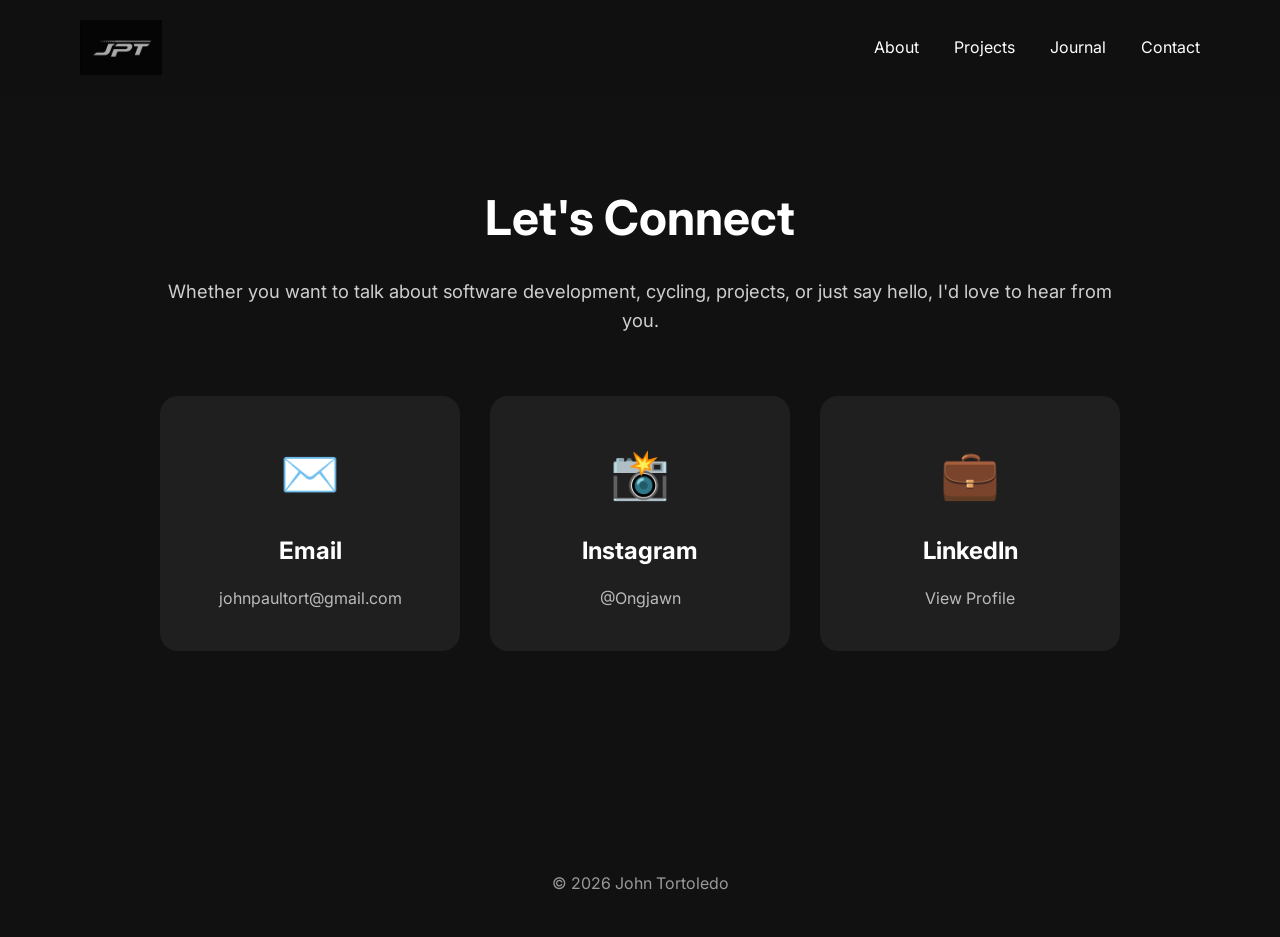
<file: public/contact.html>
<!DOCTYPE html>
<html lang="en">

<head>
    <meta charset="UTF-8">
    <meta name="viewport" content="width=device-width, initial-scale=1.0">

    <title>Contact | John Tortoledo</title>

    <link rel="stylesheet" href="css/main.css">
    <link rel="stylesheet" href="css/contact.css">
    <link rel="stylesheet" href="css/responsive.css">
</head>

<body>

<header>

    <nav class="navbar">

        <h1 class="logo">
            <a href="index.html">
                <img src="images/profile/logo.png">
            </a>
        </h1>

        <ul class="nav-links">
            <li><a href="about.html">About</a></li>
            <li><a href="projects.html">Projects</a></li>
            <li><a href="journal.html">Journal</a></li>
            <li><a href="contact.html">Contact</a></li>
        </ul>

    </nav>

</header>


<main>

<section class="contact-section">

    <h1>Let's Connect</h1>

    <p class="contact-intro">
        Whether you want to talk about software development,
        cycling, projects, or just say hello,
        I'd love to hear from you.
    </p>

    <div class="contact-cards">

        <a href="mailto:johnpaultort@gmail.com" class="contact-card">

            <div class="icon">✉️</div>

            <h2>Email</h2>

            <p>johnpaultort@gmail.com</p>

        </a>


        <a href="https://instagram.com/Ongjawn"
           target="_blank"
           class="contact-card">

            <div class="icon">📸</div>

            <h2>Instagram</h2>

            <p>@Ongjawn</p>

        </a>


        <a href="https://www.linkedin.com/in/john-paul-tortoledo-b8012332b/"
           target="_blank"
           class="contact-card">

            <div class="icon">💼</div>

            <h2>LinkedIn</h2>

            <p>View Profile</p>

        </a>

    </div>

</section>

</main>

<footer>

    <p>© 2026 John Tortoledo</p>

</footer>

</body>

</html>
</file>
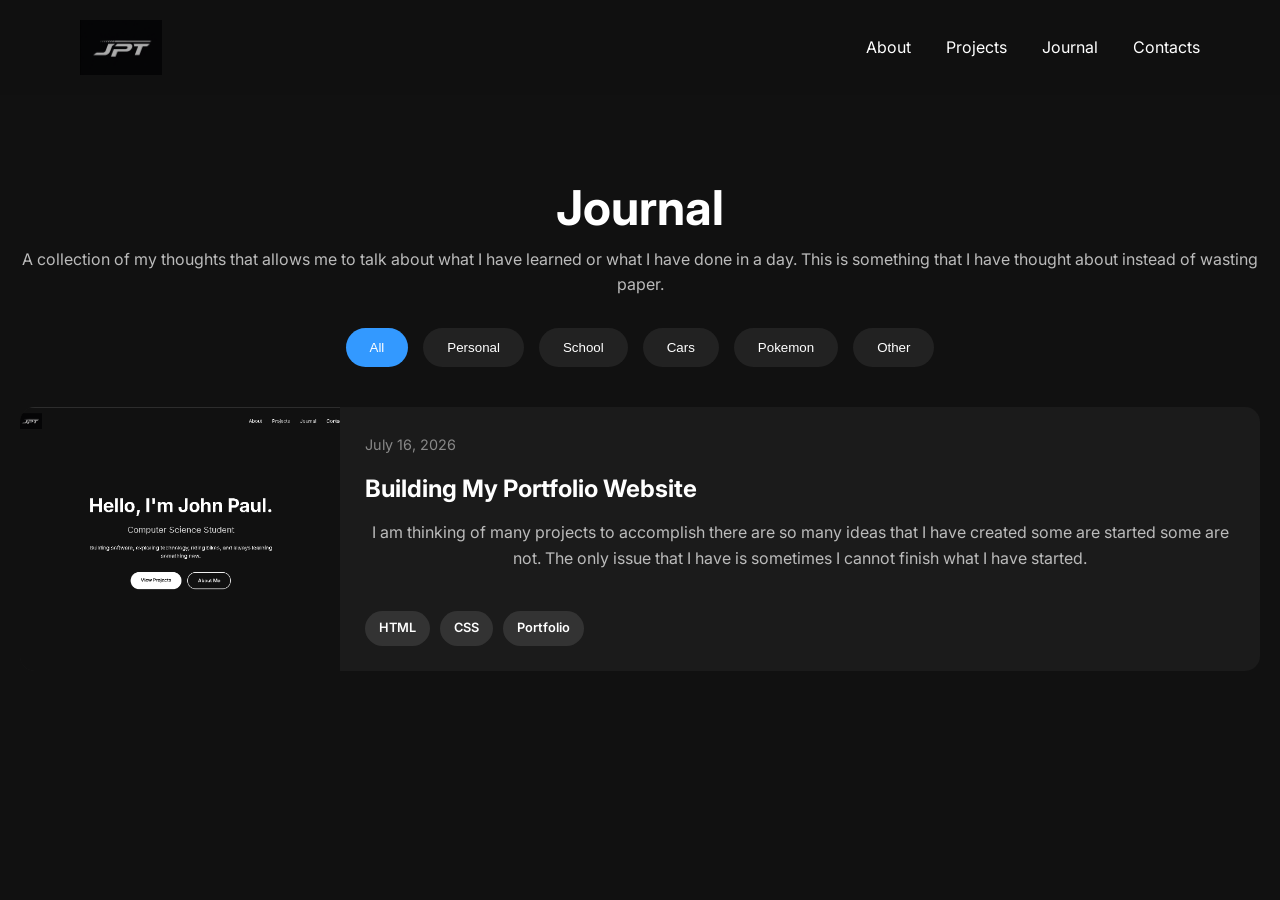
<file: public/journal.html>
<!DOCTYPE html>
<html lang="en">

<head>
    <meta charset="UTF-8">

    <meta name="viewport"
          content="width=device-width, initial-scale=1.0">

    <title>Journal</title>

    
    <link rel="stylesheet" href="css/main.css">
    <link rel="stylesheet" href="css/journal.css">
    <link rel="stylesheet" href="css/responsive.css">
</head>

<body>

<header>
    <nav class="navbar">
        <h1 class="logo">
            <a href="index.html">
                <img src="images/profile/logo.png" alt="JPT Logo">
            </a>
        </h1>

        <ul class="nav-links">

            <li><a href="about.html">About</a></li>

            <li><a href="projects.html">Projects</a></li>

            <li><a href="journal.html">Journal</a></li>

            <li><a href="contact.html">Contacts</a></li>
        </ul>
    </nav>
</header>

<main class="journal-page">
    <h1>Journal</h1>

    <p>
        A collection of my thoughts that allows me to talk about what I have learned
        or what I have done in a day. This is something that I have thought about instead
        of wasting paper.
    </p>

    <div class="journal-filters">
        <button class="journal-filter-btn active" data-filter="all">All</button>

        <button class="journal-filter-btn" data-filter="personal">Personal</button>

        <button class="journal-filter-btn" data-filter="school">School</button>

        <button class="journal-filter-btn" data-filter="cars">Cars</button>

        <button class="journal-filter-btn" data-filter="pokemon">Pokemon</button>

        <button class="journal-filter-btn" data-filter="other">Other</button>
    </div>

    <div class="journal-grid">
        <article class="journal-card" data-category="portfolio personal html">
            <img src="images/journal/random.png" alt="random">

            <div class="journal-info">

                <span class="journal-date">
                    July 16, 2026
                </span>                

                <h2>Building My Portfolio Website</h2>

                <p>
                    I am thinking of many projects to accomplish
                    there are so many ideas that I have created
                    some are started some are not. The only issue that I have
                    is sometimes I cannot finish what I have started.
                </p>

                <div class="journal-tags">
                    <span>HTML</span>
                    <span>CSS</span>
                    <span>Portfolio</span>
                </div>
            </div>
        </article>
    </div>
</main>

<script src="js/journal.js"></script>

</body>
</html>
</file>
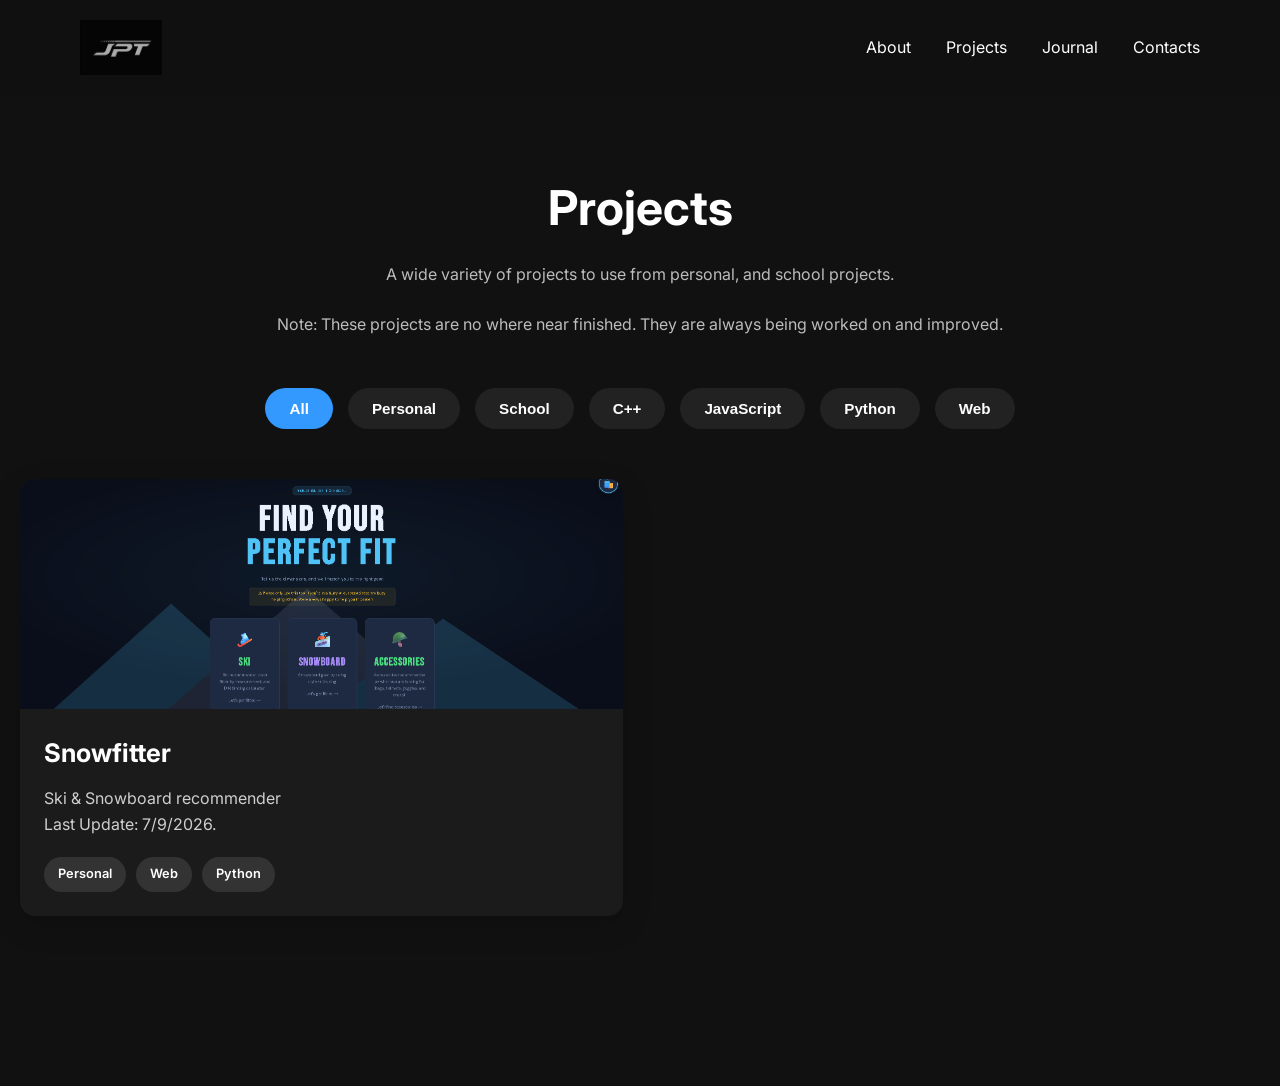
<file: public/projects.html>
<!DOCTYPE html>
<html lang="en">

<head>
    <meta charset="UTF-8">

    <meta name="viewport"
          content="width=device-width, initial-scale=1.0">

    <title>Projects</title>

    <link rel="stylesheet" href="css/main.css">
    <link rel="stylesheet" href="css/projects.css">
    <link rel="stylesheet" href="css/responsive.css">

</head>

<body>

<header>
    <nav class="navbar">
        <h1 class="logo">
            <a href="index.html">
                <img src="images/profile/logo.png" alt="JPT Logo">
            </a>
        </h1>

        <ul class="nav-links">

            <li><a href="about.html">About</a></li>

            <li><a href="projects.html">Projects</a></li>

            <li><a href="journal.html">Journal</a></li>

            <li><a href="contact.html">Contacts</a></li>
        </ul>
    </nav>
</header>

<main class="projects-page">

    <h1>Projects</h1>

    <p>
        A wide variety of projects to use from personal, and school projects.
    </p>

    <p>
        Note: These projects are no where near finished. They are always being worked on and improved.
    </p>

    <div class="project-filters">
        <button class="project-filter-btn active" data-filter="all">All</button>

        <button class="project-filter-btn" data-filter="personal">Personal</button>

        <button class="project-filter-btn" data-filter="school">School</button>

        <button class="project-filter-btn" data-filter="c++">C++</button>

        <button class="project-filter-btn" data-filter="js">JavaScript</button>

        <button class="project-filter-btn" data-filter="python">Python</button>

        <button class="project-filter-btn" data-filter="web">Web</button>
    </div>

    <div class="project-grid">
        <a href="projects/snowfitter.html" class="project-card" data-category="personal web python">
            <img src="images/projects/snowfitter.png" alt="snowfitter">

            <div class="project-info">

                <h2>Snowfitter</h2>

                <p>
                    Ski & Snowboard recommender
                </p>

                <p>
                    Last Update: 7/9/2026.
                </p>

                <div class="project-tags">
                    <span>Personal</span>
                    <span>Web</span>
                    <span>Python</span>
                </div>
            </div>

        </a>
    </div>
</main>

<script src="js/projects.js"></script>

</body>
</html>
</file>
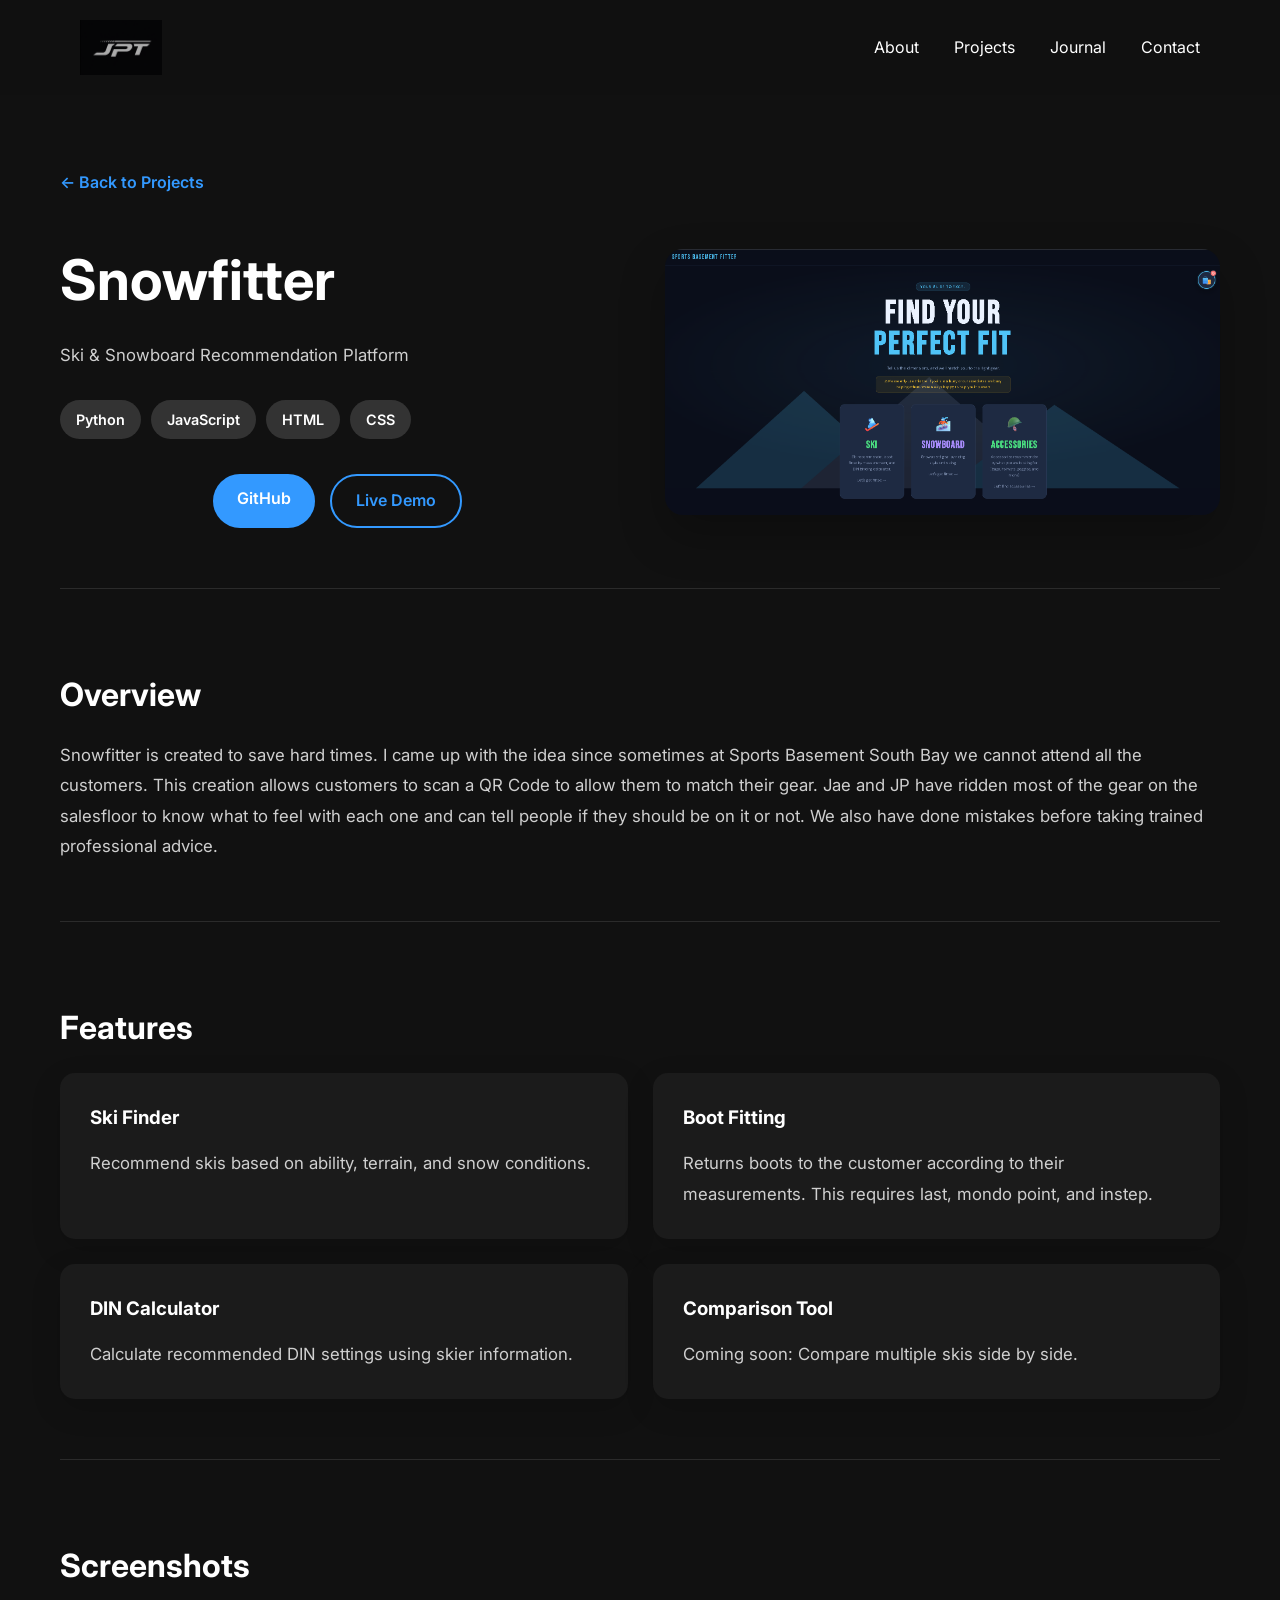
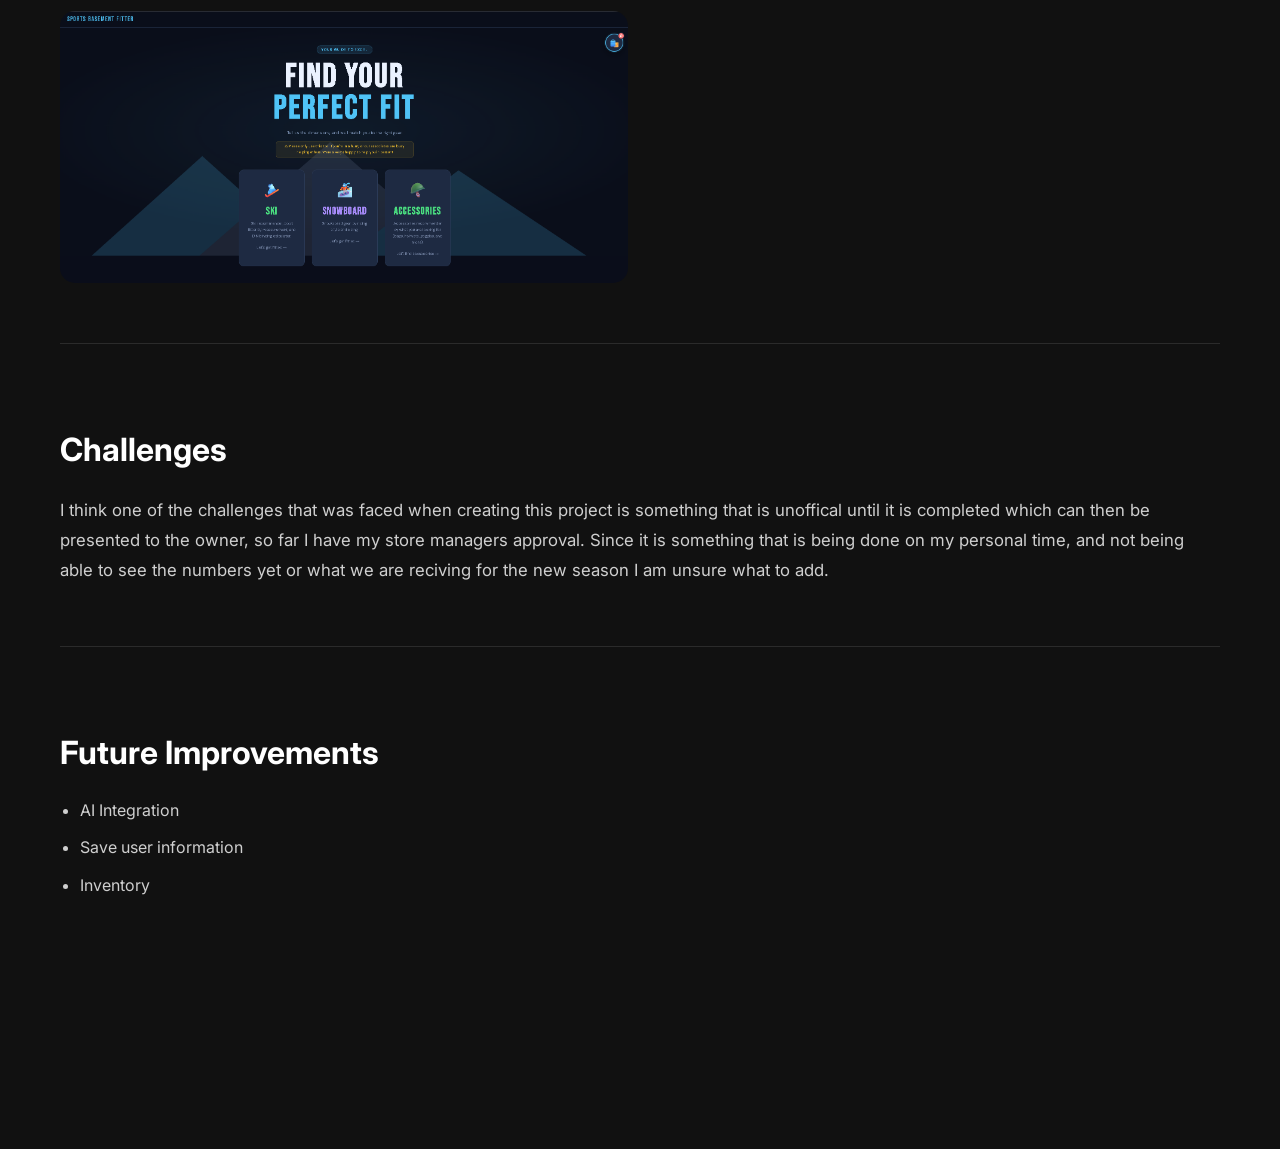
<file: public/projects/snowfitter.html>
<!DOCTYPE html>
<html lang="en">

<head>
    <meta charset="UTF-8">

    <meta name="viewport"
          content="width=device-width, initial-scale=1.0">

    <title>Snowfitter</title>

    <link rel="stylesheet" href="../css/main.css">
    <link rel="stylesheet" href="../css/project-page.css">
    <link rel="stylesheet" href="../css/responsive.css">

</head>

<body>

<header>

    <nav class="navbar">

        <h1 class="logo">

            <a href="../index.html">
                <img src="../images/profile/logo.png" alt="Logo">
            </a>

        </h1>

        <ul class="nav-links">

            <li><a href="../about.html">About</a></li>

            <li><a href="../projects.html">Projects</a></li>

            <li><a href="../journal.html">Journal</a></li>

            <li><a href="../contact.html">Contact</a></li>

        </ul>

    </nav>

</header>


<main class="project-page">

    <a href="../projects.html" class="back-link">
        ← Back to Projects
    </a>

    <section class="hero">

        <div class="hero-text">

            <h1>Snowfitter</h1>

            <p class="subtitle">
                Ski & Snowboard Recommendation Platform
            </p>

            <div class="tech-stack">

                <span>Python</span>
                <span>JavaScript</span>
                <span>HTML</span>
                <span>CSS</span>

            </div>

            <div class="hero-buttons">

                <a href="https://github.com/johnpaultort/SportsBasement_SkiFinder" target="_blank">
                    GitHub
                </a>

                <a href="https://snowfitter.netlify.app/" target="_blank">
                    Live Demo
                </a>

            </div>

        </div>

        <img src="../images/projects/snowfitter.png"
             alt="Snowfitter">

    </section>


    <section>

        <h2>Overview</h2>

        <p>

            Snowfitter is created to save hard times. I came up with the idea
            since sometimes at Sports Basement South Bay we cannot attend all the customers.
            This creation allows customers to scan a QR Code to allow them to match their gear.
            Jae and JP have ridden most of the gear on the salesfloor to know what to feel with each one
            and can tell people if they should be on it or not. We also have done mistakes before 
            taking trained professional advice.

        </p>
    </section>


    <section>

        <h2>Features</h2>

        <div class="feature-grid">

            <div class="feature-card">

                <h3>Ski Finder</h3>

                <p>
                    Recommend skis based on ability,
                    terrain, and snow conditions.
                </p>

            </div>

            <div class="feature-card">

                <h3>Boot Fitting</h3>

                <p>
                    Returns boots to the customer according
                    to their measurements. This requires last,
                    mondo point, and instep.
                </p>

            </div>

            <div class="feature-card">

                <h3>DIN Calculator</h3>

                <p>
                    Calculate recommended DIN settings
                    using skier information.
                </p>

            </div>

            <div class="feature-card">

                <h3>Comparison Tool</h3>

                <p>
                    Coming soon: Compare multiple skis side by side.
                </p>

            </div>

        </div>

    </section>


    <section>

        <h2>Screenshots</h2>

        <div class="screenshots">

            <img src="../images/projects/snowfitter.png">

        </div>

    </section>


    <section>

        <h2>Challenges</h2>

        <p>

            I think one of the challenges that was faced 
            when creating this project is something that is
            unoffical until it is completed which can then 
            be presented to the owner, so far I have my 
            store managers approval. Since it is something
            that is being done on my personal time, and not being
            able to see the numbers yet or what we are reciving for the new
            season I am unsure what to add.

        </p>

    </section>


    <section>

        <h2>Future Improvements</h2>

        <ul>

            <li>AI Integration</li>

            <li>Save user information</li>

            <li>Inventory</li>

        </ul>

    </section>

</main>

</body>

</html>
</file>
<file: public/css/main.css>
/* Google Font */
@import url('https://fonts.googleapis.com/css2?family=Inter:wght@300;400;600;700&display=swap');

/* Logo */
.logo a{
    display:flex;
    align-items:center;
}

.logo img{
    height:55px;
    width:auto;
    display:block;

    transition:transform .3s ease;
}

.logo img:hover{
    transform:scale(1.05);
}

/* Reset */
*{
    margin:0;
    padding:0;
    box-sizing:border-box;
}

html{
    scroll-behavior:smooth;
}

body{
    font-family:'Inter', sans-serif;
    background:#111;
    color:white;
    line-height:1.6;
}

/* Navigation */
header{
    position:fixed;
    top:0;
    width:100%;
    z-index:1000;

    background:rgba(17,17,17,.75);
    backdrop-filter:blur(10px);
}

.navbar{
    max-width:1200px;
    margin:auto;

    display:flex;
    justify-content:space-between;
    align-items:center;

    padding:20px 40px;
}

.logo{
    font-size:1.8rem;
    font-weight:700;
}

.nav-links{
    list-style:none;
    display:flex;
    gap:35px;
}

.nav-links a{
    color:white;
    text-decoration:none;
    transition:.3s;
}

.nav-links a:hover{
    color:#66b3ff;
}

/* Buttons */
.hero-buttons{

    display:flex;
    justify-content:center;
    gap:20px;

    flex-wrap:wrap;
}

.btn{

    padding:15px 35px;

    border-radius:30px;

    text-decoration:none;

    background:white;
    color:#111;

    font-weight:600;

    transition:.3s;
}

.btn:hover{

    transform:translateY(-3px);
}

.secondary{

    background:transparent;
    border:2px solid white;
    color:white;
}

.secondary:hover{

    background:white;
    color:#111;
}

/* Footer */
footer{

    text-align:center;

    padding:40px;

    color:#999;
}

.cards{

    display:grid;

    grid-template-columns:repeat(auto-fit,minmax(300px,1fr));

    gap:50px;
}

.card{

    background:#1f1f1f;

    padding:35px;

    border-radius:15px;

    transition:.3s;
}

.card:hover{

    transform:translateY(-8px);
}

.card h3{

    margin-bottom:20px;
}

.card p{

    margin-bottom:25px;
}

.card a{

    color:#66b3ff;
    text-decoration:none;
}
</file>
<file: public/css/contact.css>
/* CONTACT PAGE */
.contact-section{
    max-width:1000px;
    margin:160px auto;
    padding:20px;
    text-align:center;
}

.contact-section h1{
    font-size:3rem;
    margin-bottom:20px;
}

.contact-intro{
    color:#cfcfcf;
    font-size:1.15rem;
    margin-bottom:60px;
}

.contact-cards{
    display:grid;
    grid-template-columns:repeat(auto-fit,minmax(250px,1fr));
    gap:30px;
}

.contact-card{
    background:#1f1f1f;
    border-radius:18px;
    padding:40px 25px;
    text-decoration:none;
    color:white;
    transition:
    transform .3s,
    box-shadow .3s,
    border-color .3s;

    display:flex;
    flex-direction:column;
    justify-content:center;
}

.contact-card:hover{
    transform:translateY(-10px);
    box-shadow:0 15px 35px rgba(0,0,0,.35);
    border:1px solid #66b3ff;
}

.icon{
    font-size:3rem;
    margin-bottom:20px;
}

.contact-card h2{
    margin-bottom:15px;
}

.contact-card p{
    color:#bbbbbb;
}
</file>
<file: public/css/responsive.css>
@media (max-width:768px){

    .cards{

        grid-template-columns:1fr;
    }

    .project-grid{

        grid-template-columns:1fr;
    }

    .contact-cards{

        grid-template-columns:1fr;
    }

    .gallery-container{

        flex-direction:column;
    }

    #prevBtn,
    #nextBtn{

        width:55px;

        font-size:45px;
    }

}
</file>
<file: public/css/journal.css>
.journal-page {
    max-width: 1300px;
    margin: 150px auto;
    padding: 20px;
}

.journal-page h1 {
    text-align: center;
    font-size: 3rem;
}

.journal-page p {
    text-align: center;
    color: #bbb;
    margin-bottom: 30px;
}

/* Buttons */

.journal-filters {
    display: flex;
    justify-content: center;
    flex-wrap: wrap;
    gap: 15px;
    margin-bottom: 40px;
}

.journal-filter-btn {
    background: #222;
    color: white;
    border: none;
    padding: 12px 24px;
    border-radius: 30px;
    cursor: pointer;
    transition: .3s;
}

.journal-filter-btn:hover {
    background: #3399ff;
}

.journal-filter-btn.active {
    background: #3399ff;
}

.journal-grid {
    display: flex;
    flex-direction: column;
    gap: 35px;
}

.journal-card {
    display: flex;

    background: #1b1b1b;

    border-radius: 15px;

    overflow: hidden;

    transition: .3s;
}

.journal-card:hover {
    transform: translateY(-8px);
}

.journal-card img {

    width: 320px;

    aspect-ratio: 16 / 10;

    object-fit: cover;

    transition: .3s;

}

.journal-card:hover img {

    transform: scale(1.05);

}

.journal-info {

    padding: 25px;

    flex: 1;

}

.journal-date {

    color: #888;

    font-size: .9rem;

}

.journal-info h2 {

    margin: 12px 0;

}

.journal-info p {

    line-height: 1.6;
    margin-bottom: 20px;

}

.journal-tags {
    display: flex;
    flex-wrap: wrap;
    gap: 10px;
    padding-top: 20px;
}

.journal-tags span {
    background: #333;
    color: white;
    padding: 7px 14px;
    border-radius: 20px;
    font-size: .8rem;
    font-weight: 600;
}

@media (max-width: 900px) {

    .journal-card {

        flex-direction: column;

    }

    .journal-card img {

        width: 100%;

    }

}
</file>
<file: public/css/projects.css>
.projects-page {
    max-width:1300px;
    margin:150px auto;
    padding:20px;
}

.projects-page h1 {
    text-align:center;
    font-size:3rem;
    margin-bottom: 15px;
}

.projects-page p {
    text-align:center;
    color: #bcbcbc;
    margin: 0 auto 25px;
    line-height: 1.6;
}

/*This the the css format that I am looking for when looking for buttons*/
/* Buttons */
.project-filters {
    display:flex;
    justify-content:center;
    flex-wrap:wrap;
    gap:15px;
    margin: 50px 0;
}

.project-filter-btn {
    background:#222;
    color:white;
    border:none;
    padding:12px 24px;
    border-radius:30px;
    cursor:pointer;
    transition:.3s;
    font-size: .95rem;
    font-weight: 600;
}

.project-filter-btn:hover {
    background:#3399ff;
}

.project-filter-btn.active {
    background:#3399ff;
}
/* Button end */

/* Project Grid */
.project-grid {
    display: grid;
    grid-template-columns: repeat(2, 1fr);
    gap:35px;
}

/* Project Card */
.project-card {
    display: flex;
    flex-direction: column;

    background:#1b1b1b;

    border-radius:15px;

    overflow:hidden;

    transition:.3s ease;

    cursor: pointer;

    text-decoration: none;

    color: inherit;

    box-shadow: 0 10px 30px rgba(0,0,0,.15);
}

.project-card:hover {
    transform:translateY(-8px);

    box-shadow: 0, 18px, 40px rgba(0,0,0,.25);
}

/* Project Display */

.project-card img {

    width: 100%;

    height: 230px;

    object-fit: cover;

    transition: .35s;
}

.project-card:hover img{
    transform: scale(1.05);
}

/* Project Content */
.project-info{
    padding:24px;
    display: flex;
    flex-direction: column;
    flex-grow: 1;
}

.project-info h2{
    margin-bottom: 12px;

    font-size: 1.6rem;
}

.project-info p {
    text-align: left;
    margin: 0;
    color:#cfcfcf;
    line-height: 1.6;
}

/* Tags */
.project-tags{
    margin-top: auto;
    display: flex;
    flex-wrap: wrap;
    gap: 10px;
    padding-top:20px;
}

.project-tags span{
    background: #333;
    color: white;
    padding: 7px 14px;
    border-radius: 20px;
    font-size: .8rem;
    font-weight: 600;
}

/* Hover Overlay */

.project-card::after {

    content: "View Project →";

    position: absolute;

    top: 18px;

    right: 18px;

    background: rgba(51,153,255,.95);

    color: white;

    padding: 8px 14px;

    border-radius: 30px;

    font-size: .8rem;

    font-weight: 700;

    opacity: 0;

    transform: translateY(-10px);

    transition: .3s;

}

.project-card {

    position: relative;

}

.project-card:hover::after {

    opacity: 1;

    transform: translateY(0);

}


/* Responsive */

@media (max-width: 1000px) {

    .project-grid {

        grid-template-columns: 1fr;

    }

}

@media (max-width: 700px) {

    .projects-page {

        padding: 15px;

    }

    .projects-page h1 {

        font-size: 2.4rem;

    }

    .project-card img {

        height: 200px;

    }

    .project-info {

        padding: 20px;

    }

}
</file>
<file: public/css/project-page.css>
/* ==========================
   Project Page
========================== */

.project-page {
    max-width: 1200px;
    margin: 150px auto;
    padding: 20px;
}

/* ==========================
   Back Button
========================== */

.back-link {
    display: inline-block;
    margin-bottom: 40px;
    text-decoration: none;
    color: #3399ff;
    font-weight: 600;
    transition: .3s;
}

.back-link:hover {
    transform: translateX(-6px);
}

/* ==========================
   Hero
========================== */

.hero {
    display: grid;
    grid-template-columns: 1fr 1fr;
    gap: 50px;
    align-items: center;
    margin-bottom: 80px;
}

.hero-text h1 {
    font-size: 3.5rem;
    margin-bottom: 15px;
}

.subtitle {
    color: #bcbcbc;
    font-size: 1.2rem;
    margin-bottom: 30px;
    line-height: 1.6;
}

/* ==========================
   Tech Stack
========================== */

.tech-stack {
    display: flex;
    flex-wrap: wrap;
    gap: 10px;
    margin-bottom: 35px;
}

.tech-stack span {
    background: #333;
    color: white;
    padding: 8px 16px;
    border-radius: 25px;
    font-size: .9rem;
    font-weight: 600;
}

/* ==========================
   Buttons
========================== */

.hero-buttons {
    display: flex;
    gap: 15px;
    flex-wrap: wrap;
}

.hero-buttons a {
    text-decoration: none;
    padding: 12px 24px;
    border-radius: 30px;
    font-weight: 600;
    transition: .3s;
}

.hero-buttons a:first-child {
    background: #3399ff;
    color: white;
}

.hero-buttons a:last-child {
    border: 2px solid #3399ff;
    color: #3399ff;
}

.hero-buttons a:hover {
    transform: translateY(-3px);
}

/* ==========================
   Hero Image
========================== */

.hero img {
    width: 100%;
    border-radius: 18px;
    object-fit: cover;
    box-shadow: 0 20px 45px rgba(0,0,0,.25);
}

/* ==========================
   Sections
========================== */

.project-page section {
    margin-bottom: 80px;
}

.project-page section h2 {
    font-size: 2rem;
    margin-bottom: 20px;
}

.project-page section p {
    color: #cfcfcf;
    line-height: 1.8;
    font-size: 1.05rem;
}

/* ==========================
   Feature Cards
========================== */

.feature-grid {
    display: grid;
    grid-template-columns: repeat(2, 1fr);
    gap: 25px;
}

.feature-card {
    background: #1b1b1b;
    border-radius: 15px;
    padding: 30px;
    transition: .3s;
    box-shadow: 0 10px 30px rgba(0,0,0,.15);
}

.feature-card:hover {
    transform: translateY(-8px);
}

.feature-card h3 {
    margin-bottom: 15px;
}

.feature-card p {
    color: #bcbcbc;
    margin: 0;
}

/* ==========================
   Screenshot Gallery
========================== */

.screenshots {
    display: grid;
    grid-template-columns: repeat(2, 1fr);
    gap: 25px;
}

.screenshots img {
    width: 100%;
    border-radius: 15px;
    transition: .3s;
    cursor: pointer;
}

.screenshots img:hover {
    transform: scale(1.02);
}

/* ==========================
   Lists
========================== */

.project-page ul {
    padding-left: 20px;
}

.project-page li {
    margin-bottom: 12px;
    color: #cfcfcf;
    line-height: 1.6;
}

/* ==========================
   Divider
========================== */

.project-page section:not(:last-child) {
    border-bottom: 1px solid #2b2b2b;
    padding-bottom: 60px;
}

/* ==========================
   Responsive
========================== */

@media (max-width: 1000px) {

    .hero {
        grid-template-columns: 1fr;
    }

    .feature-grid {
        grid-template-columns: 1fr;
    }

    .screenshots {
        grid-template-columns: 1fr;
    }

}

@media (max-width: 700px) {

    .project-page {
        margin-top: 120px;
        padding: 15px;
    }

    .hero-text h1 {
        font-size: 2.5rem;
    }

    .subtitle {
        font-size: 1rem;
    }

    .hero-buttons {
        flex-direction: column;
    }

    .hero-buttons a {
        text-align: center;
    }

}
</file>
